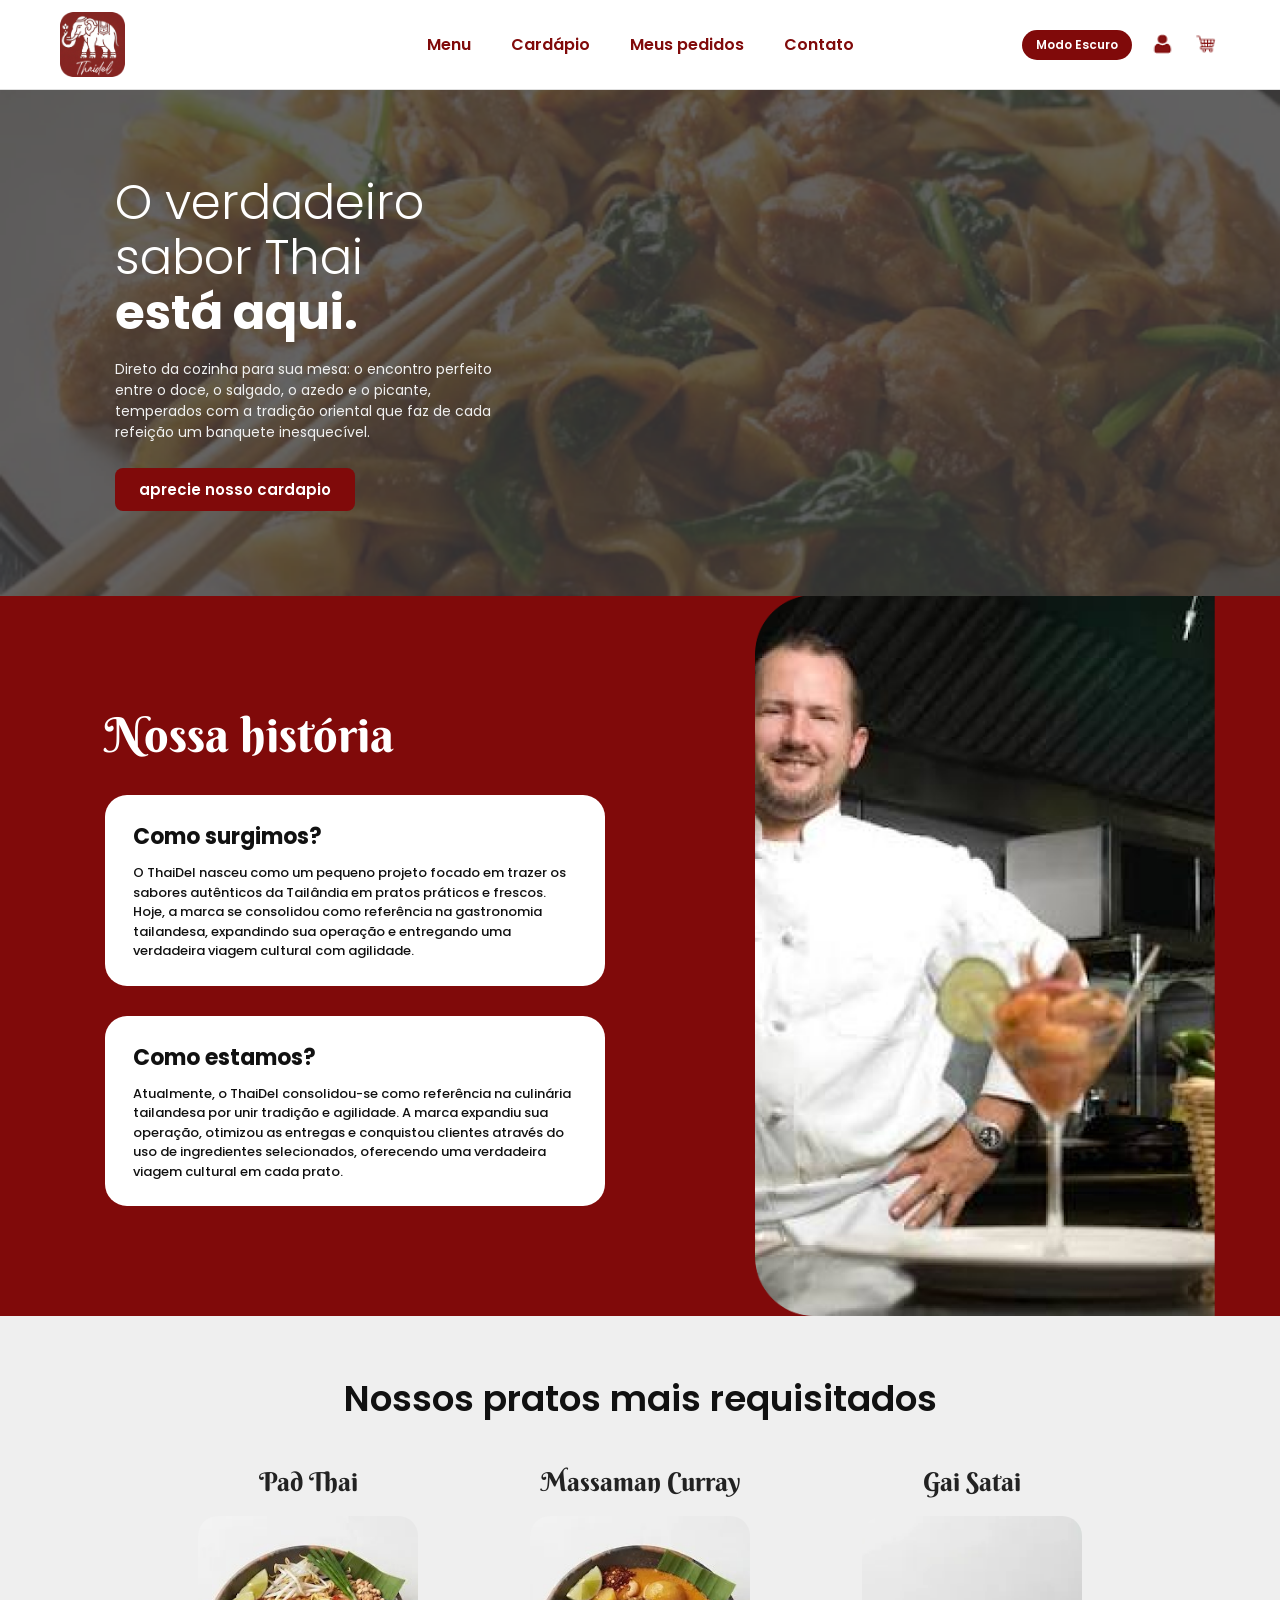
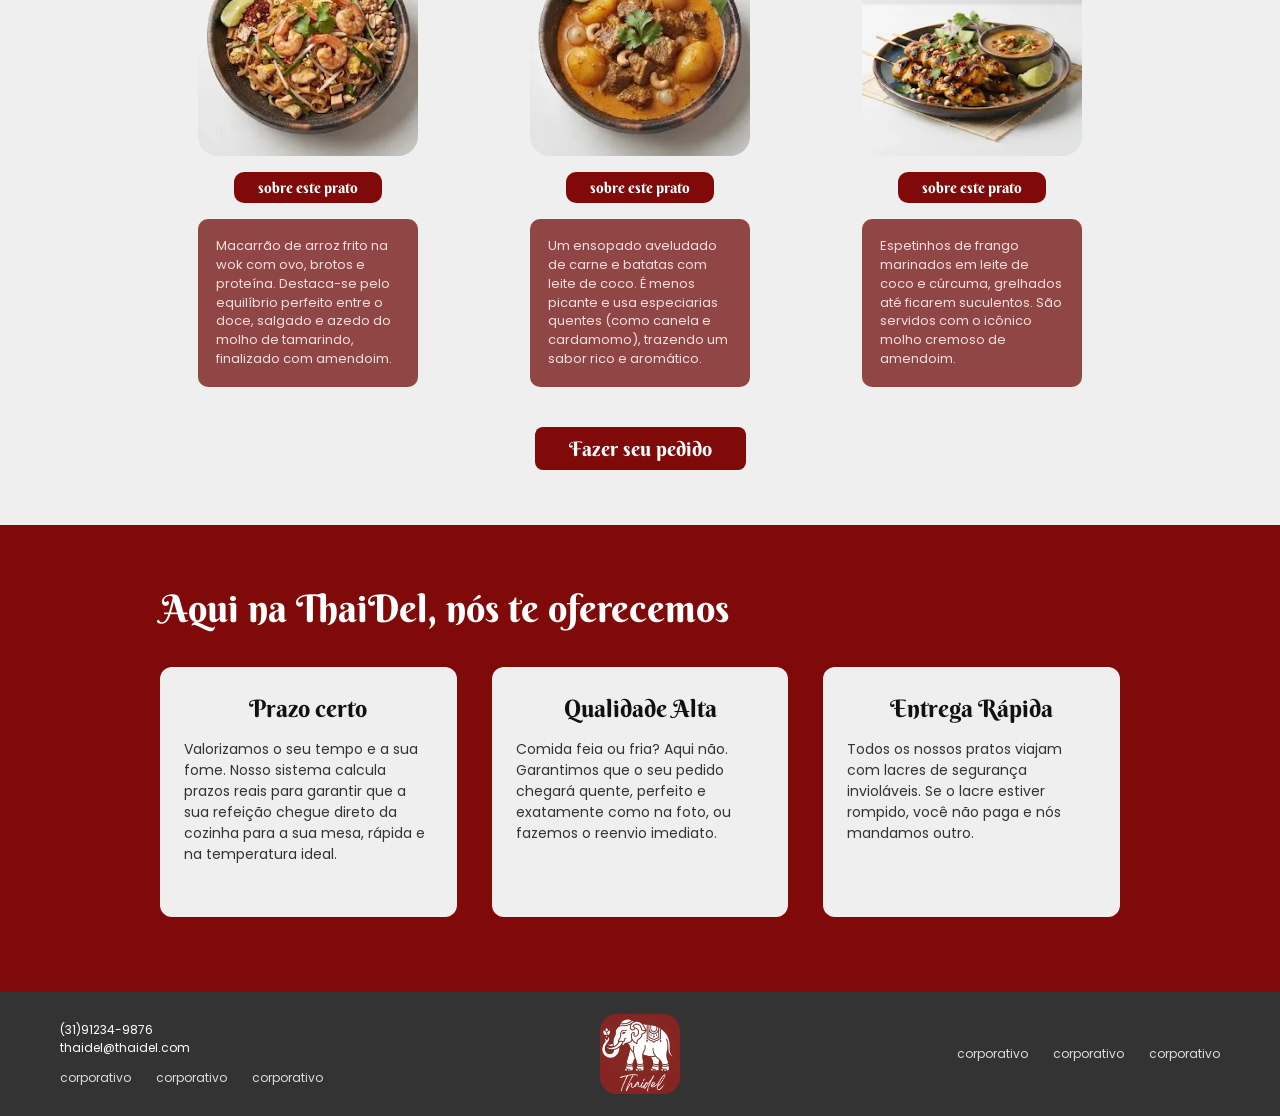
<file: index.html>
<!DOCTYPE html>
<html lang="pt-br">
<head>
    <meta charset="UTF-8">
    <meta name="viewport" content="width=device-width, initial-scale=1.0">
    <title>ThaiDel - Início</title>
    <link rel="stylesheet" href="style.css">
</head>
<body>

    <header class="topo">
        <div class="topo-esquerda">
            <a href="index.html">
                <img src="img/logo.png" alt="Logo ThaiDel" class="logo-topo">
            </a>
        </div>
        <nav class="menu">
            <a href="index.html">Menu</a>
            <a href="cardapio.html">Cardápio</a>
            <a href="pedidos.html">Meus pedidos</a>
            <a href="contato.html">Contato</a>
        </nav>
        <div class="icones-topo">
            <button id="btn-tema" class="btn-tema" onclick="alternarTema()">Modo Escuro</button>
            <a href="login.html"><img src="img/usuario.png" alt="Usuário"></a>
            <a href="carrinho.html"><img src="img/carrinho.png" alt="Carrinho"></a>
        </div>
    </header>

    <section class="banner-home">
        <div class="banner-conteudo">
            <h1>
                O verdadeiro<br>
                sabor Thai<br>
                <strong>está aqui.</strong>
            </h1>
            <p>
                Direto da cozinha para sua mesa: o encontro perfeito entre o doce, o salgado, o azedo e o picante, temperados com a tradição oriental que faz de cada refeição um banquete inesquecível.
            </p>
            <a href="cardapio.html" class="btn-vermelho">aprecie nosso cardapio</a>
        </div>
    </section>

    <section class="secao-historia">
        <div class="historia-container">
            <div class="historia-texto">
                <h2>Nossa história</h2>

                <div class="card-branco">
                    <h3>Como surgimos?</h3>
                    <p>
                        O ThaiDel nasceu como um pequeno projeto focado em trazer os sabores autênticos da Tailândia em pratos práticos e frescos. Hoje, a marca se consolidou como referência na gastronomia tailandesa, expandindo sua operação e entregando uma verdadeira viagem cultural com agilidade.
                    </p>
                </div>

                <div class="card-branco">
                    <h3>Como estamos?</h3>
                    <p>
                        Atualmente, o ThaiDel consolidou-se como referência na culinária tailandesa por unir tradição e agilidade. A marca expandiu sua operação, otimizou as entregas e conquistou clientes através do uso de ingredientes selecionados, oferecendo uma verdadeira viagem cultural em cada prato.
                    </p>
                </div>
            </div>

            <div class="historia-imagem">
                <img src="img/chef.png" alt="Chef ThaiDel">
            </div>
        </div>
    </section>

    <section class="secao-requisitados">
        <h2>Nossos pratos mais requisitados</h2>

        <div class="lista-requisitados">
            <div class="item-requisitado">
                <h3>Pad Thai</h3>
                <img src="img/prato1.png" alt="Pad Thai">
                <span class="tag-sobre">sobre este prato</span>
                <div class="caixa-descricao-prato">
                    Macarrão de arroz frito na wok com ovo, brotos e proteína. Destaca-se pelo equilíbrio perfeito entre o doce, salgado e azedo do molho de tamarindo, finalizado com amendoim.
                </div>
            </div>

            <div class="item-requisitado">
                <h3>Massaman Curray</h3>
                <img src="img/prato2.png" alt="Massaman Curray">
                <span class="tag-sobre">sobre este prato</span>
                <div class="caixa-descricao-prato">
                    Um ensopado aveludado de carne e batatas com leite de coco. É menos picante e usa especiarias quentes (como canela e cardamomo), trazendo um sabor rico e aromático.
                </div>
            </div>

            <div class="item-requisitado">
                <h3>Gai Satai</h3>
                <img src="img/prato3.png" alt="Gai Satai">
                <span class="tag-sobre">sobre este prato</span>
                <div class="caixa-descricao-prato">
                    Espetinhos de frango marinados em leite de coco e cúrcuma, grelhados até ficarem suculentos. São servidos com o icônico molho cremoso de amendoim.
                </div>
            </div>
        </div>

        <a href="cardapio.html" class="botao-pedido-centro">Fazer seu pedido</a>
    </section>

    <section class="secao-oferecemos">
        <div class="oferecemos-container">
            <h2>Aqui na ThaiDel, nós te oferecemos</h2>

            <div class="cards-oferecemos">
                <div class="card-oferta">
                    <h3>Prazo certo</h3>
                    <p>
                        Valorizamos o seu tempo e a sua fome. Nosso sistema calcula prazos reais para garantir que a sua refeição chegue direto da cozinha para a sua mesa, rápida e na temperatura ideal.
                    </p>
                </div>

                <div class="card-oferta">
                    <h3>Qualidade Alta</h3>
                    <p>
                        Comida feia ou fria? Aqui não. Garantimos que o seu pedido chegará quente, perfeito e exatamente como na foto, ou fazemos o reenvio imediato.
                    </p>
                </div>

                <div class="card-oferta">
                    <h3>Entrega Rápida</h3>
                    <p>
                        Todos os nossos pratos viajam com lacres de segurança invioláveis. Se o lacre estiver rompido, você não paga e nós mandamos outro.
                    </p>
                </div>
            </div>
        </div>
    </section>

    <footer id="rodape" class="rodape">
        <div class="rodape-esquerda">
            <p>(31)91234-9876</p>
            <p>thaidel@thaidel.com</p>
            <div class="links-corporativo">
                <span>corporativo</span>
                <span>corporativo</span>
                <span>corporativo</span>
            </div>
        </div>

        <img src="img/logo.png" alt="Logo ThaiDel" class="logo-rodape">

        <div class="rodape-direita">
            <div class="links-corporativo">
                <span>corporativo</span>
                <span>corporativo</span>
                <span>corporativo</span>
            </div>
        </div>
    </footer>

    <script src="script.js"></script>
</body>
</html>
</file>
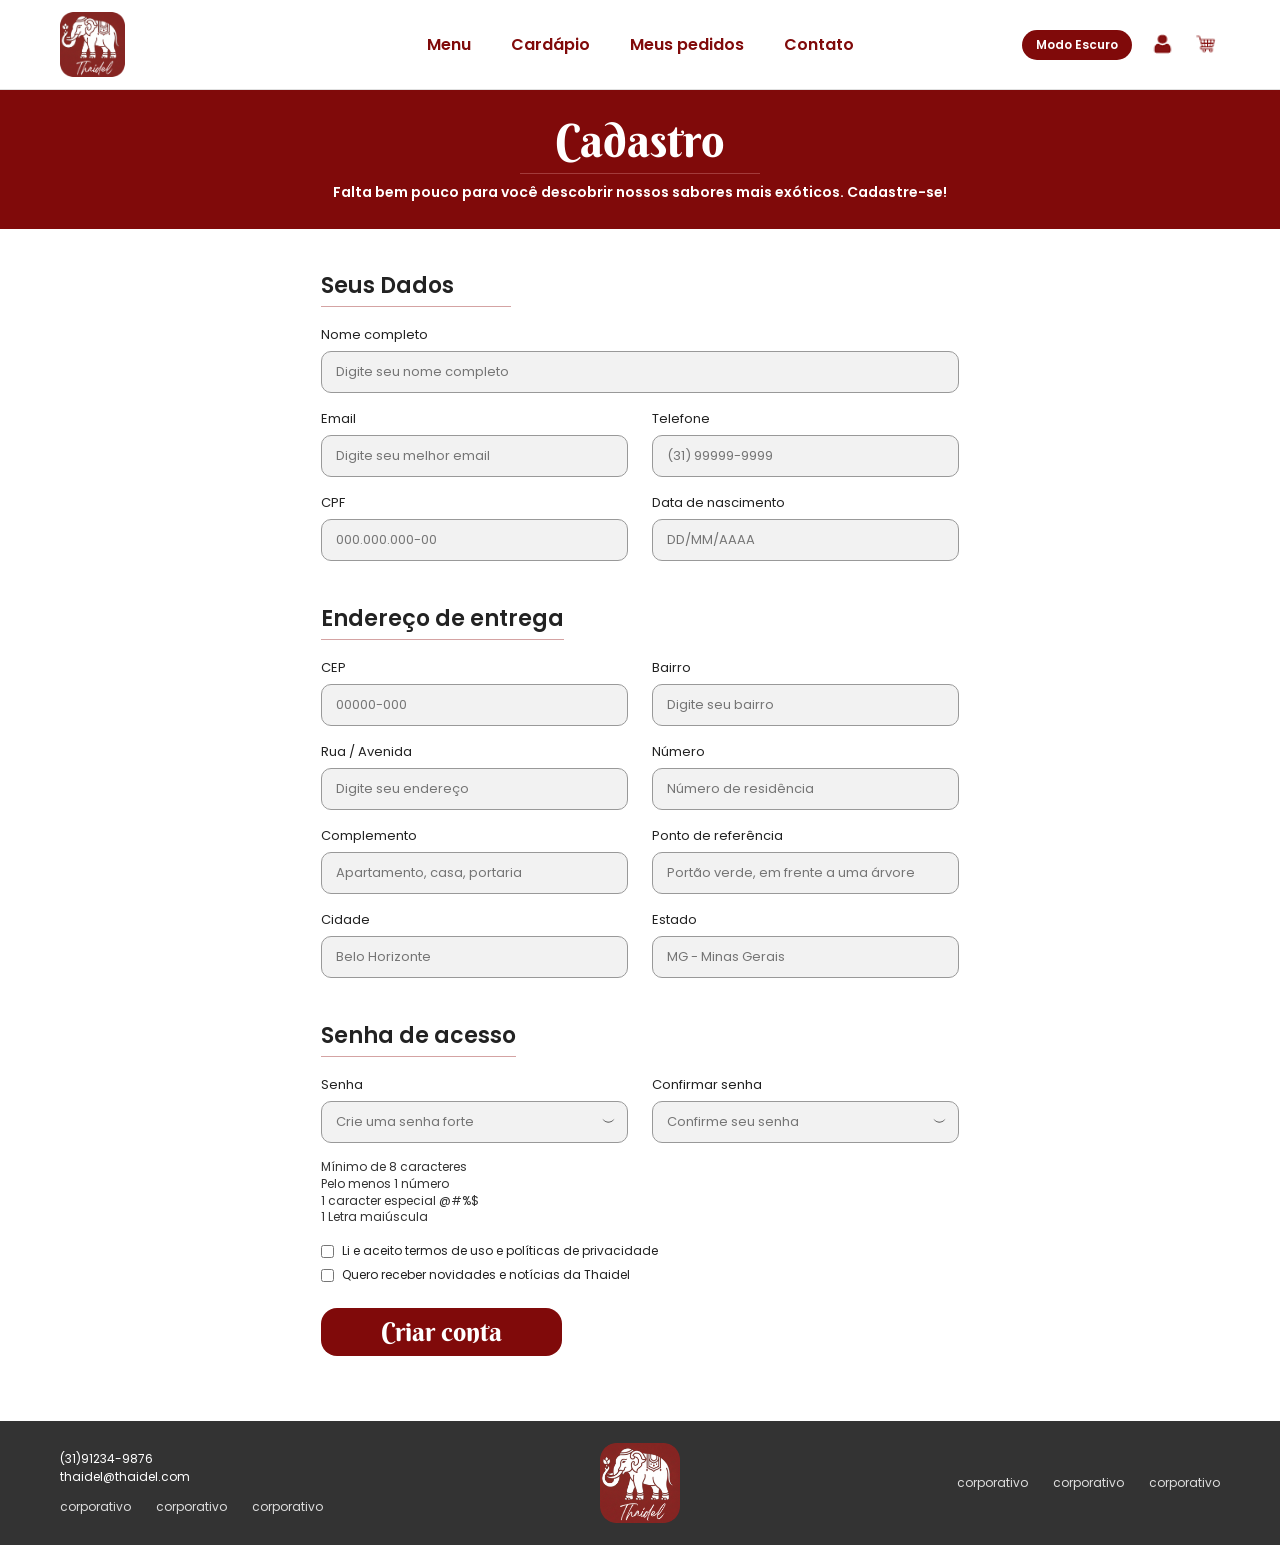
<file: cadastro.html>
<!DOCTYPE html>
<html lang="pt-br">
<head>
    <meta charset="UTF-8">
    <meta name="viewport" content="width=device-width, initial-scale=1.0">
    <title>ThaiDel - Cadastro</title>
    <link rel="stylesheet" href="style.css">
</head>
<body>

    <header class="topo">
        <div class="topo-esquerda">
            <a href="index.html">
                <img src="img/logo.png" alt="Logo ThaiDel" class="logo-topo">
            </a>
        </div>
        <nav class="menu">
            <a href="index.html">Menu</a>
            <a href="cardapio.html">Cardápio</a>
            <a href="pedidos.html">Meus pedidos</a>
            <a href="contato.html">Contato</a>
        </nav>
        <div class="icones-topo">
            <button id="btn-tema" class="btn-tema" onclick="alternarTema()">Modo Escuro</button>
            <a href="login.html"><img src="img/usuario.png" alt="Usuário"></a>
            <a href="carrinho.html"><img src="img/carrinho.png" alt="Carrinho"></a>
        </div>
    </header>

    <div class="faixa-titulo">
        <h1>Cadastro</h1>
        <p>Falta bem pouco para você descobrir nossos sabores mais exóticos. Cadastre-se!</p>
    </div>

    <main class="container-pagina">
        <form onsubmit="salvarCadastro(event)">
            <h2 class="titulo-secao-form">Seus Dados</h2>

            <div class="linha-form">
                <div class="campo-form">
                    <label for="nome">Nome completo</label>
                    <input type="text" id="nome" placeholder="Digite seu nome completo" maxlength="60">
                </div>
            </div>

            <div class="linha-form">
                <div class="campo-form">
                    <label for="email">Email</label>
                    <input type="text" id="email" placeholder="Digite seu melhor email" maxlength="60">
                </div>
                <div class="campo-form">
                    <label for="telefone">Telefone</label>
                    <input type="text" id="telefone" placeholder="(31) 99999-9999" maxlength="15" oninput="mascaraTelefone(this)">
                </div>
            </div>

            <div class="linha-form">
                <div class="campo-form">
                    <label for="cpf">CPF</label>
                    <input type="text" id="cpf" placeholder="000.000.000-00" maxlength="14" oninput="mascaraCPF(this)">
                </div>
                <div class="campo-form">
                    <label for="nascimento">Data de nascimento</label>
                    <input type="text" id="nascimento" placeholder="DD/MM/AAAA" maxlength="10" oninput="mascaraData(this)">
                </div>
            </div>

            <br>
            <h2 class="titulo-secao-form">Endereço de entrega</h2>

            <div class="linha-form">
                <div class="campo-form">
                    <label for="cep">CEP</label>
                    <input type="text" id="cep" placeholder="00000-000" maxlength="9" oninput="mascaraCEP(this)">
                </div>
                <div class="campo-form">
                    <label for="bairro">Bairro</label>
                    <input type="text" id="bairro" placeholder="Digite seu bairro" maxlength="50">
                </div>
            </div>

            <div class="linha-form">
                <div class="campo-form">
                    <label for="rua">Rua / Avenida</label>
                    <input type="text" id="rua" placeholder="Digite seu endereço" maxlength="60">
                </div>
                <div class="campo-form">
                    <label for="numero">Número</label>
                    <input type="text" id="numero" placeholder="Número de residência" maxlength="6" oninput="apenasNumeros(this)">
                </div>
            </div>

            <div class="linha-form">
                <div class="campo-form">
                    <label for="complemento">Complemento</label>
                    <input type="text" id="complemento" placeholder="Apartamento, casa, portaria" maxlength="40">
                </div>
                <div class="campo-form">
                    <label for="referencia">Ponto de referência</label>
                    <input type="text" id="referencia" placeholder="Portão verde, em frente a uma árvore" maxlength="60">
                </div>
            </div>

            <div class="linha-form">
                <div class="campo-form">
                    <label for="cidade">Cidade</label>
                    <input type="text" id="cidade" placeholder="Belo Horizonte" maxlength="40">
                </div>
                <div class="campo-form">
                    <label for="estado">Estado</label>
                    <input type="text" id="estado" placeholder="MG - Minas Gerais" maxlength="30">
                </div>
            </div>

            <br>
            <h2 class="titulo-secao-form">Senha de acesso</h2>

            <div class="linha-form">
                <div class="campo-form">
                    <label for="senha">Senha</label>
                    <div class="caixa-senha">
                        <input type="password" id="senha" placeholder="Crie uma senha forte" maxlength="20">
                        <button type="button" class="btn-olho" onclick="mostrarSenha('senha')">︶</button>
                    </div>
                </div>
                <div class="campo-form">
                    <label for="confirmar-senha">Confirmar senha</label>
                    <div class="caixa-senha">
                        <input type="password" id="confirmar-senha" placeholder="Confirme seu senha" maxlength="20">
                        <button type="button" class="btn-olho" onclick="mostrarSenha('confirmar-senha')">︶</button>
                    </div>
                </div>
            </div>

            <div class="regras-senha">
                Mínimo de 8 caracteres<br>
                Pelo menos 1 número<br>
                1 caracter especial @#%$<br>
                1 Letra maiúscula
            </div>

            <div class="checks-cadastro">
                <label><input type="checkbox"> Li e aceito termos de uso e políticas de privacidade</label>
                <label><input type="checkbox"> Quero receber novidades e notícias da Thaidel</label>
            </div>

            <button type="submit" class="btn-grande-vermelho">Criar conta</button>
        </form>
    </main>

    <footer id="rodape" class="rodape">
        <div class="rodape-esquerda">
            <p>(31)91234-9876</p>
            <p>thaidel@thaidel.com</p>
            <div class="links-corporativo">
                <span>corporativo</span>
                <span>corporativo</span>
                <span>corporativo</span>
            </div>
        </div>

        <img src="img/logo.png" alt="Logo ThaiDel" class="logo-rodape">

        <div class="rodape-direita">
            <div class="links-corporativo">
                <span>corporativo</span>
                <span>corporativo</span>
                <span>corporativo</span>
            </div>
        </div>
    </footer>

    <script src="script.js"></script>
</body>
</html>
</file>
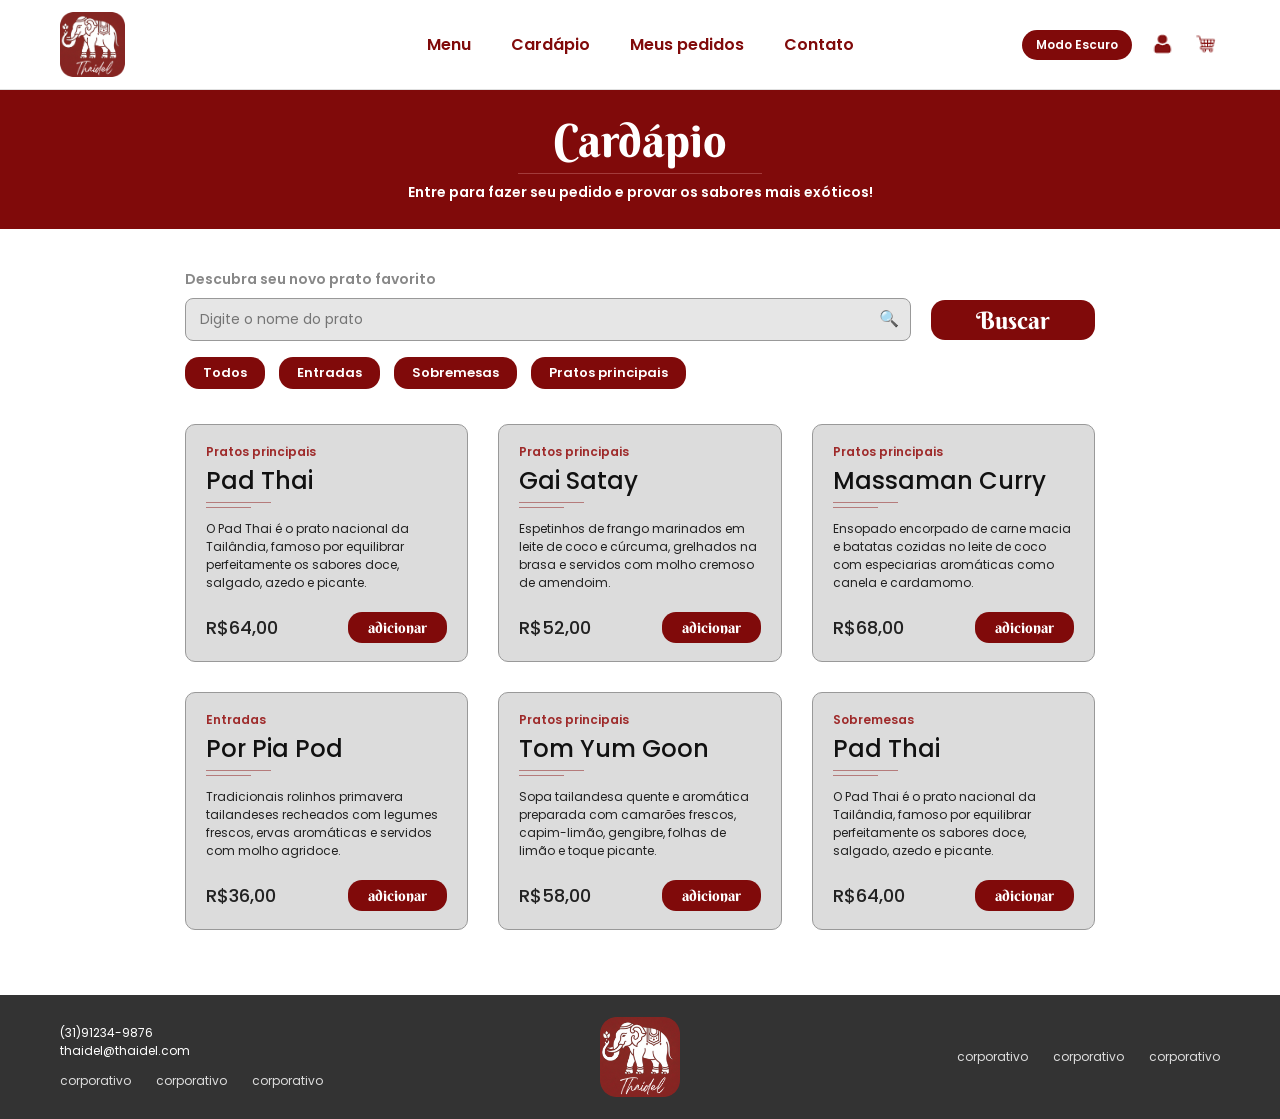
<file: cardapio.html>
<!DOCTYPE html>
<html lang="pt-br">
<head>
    <meta charset="UTF-8">
    <meta name="viewport" content="width=device-width, initial-scale=1.0">
    <title>ThaiDel - Cardápio</title>
    <link rel="stylesheet" href="style.css">
</head>
<body>

    <header class="topo">
        <div class="topo-esquerda">
            <a href="index.html">
                <img src="img/logo.png" alt="Logo ThaiDel" class="logo-topo">
            </a>
        </div>
        <nav class="menu">
            <a href="index.html">Menu</a>
            <a href="cardapio.html">Cardápio</a>
            <a href="pedidos.html">Meus pedidos</a>
            <a href="contato.html">Contato</a>
        </nav>
        <div class="icones-topo">
            <button id="btn-tema" class="btn-tema" onclick="alternarTema()">Modo Escuro</button>
            <a href="login.html"><img src="img/usuario.png" alt="Usuário"></a>
            <a href="carrinho.html"><img src="img/carrinho.png" alt="Carrinho"></a>
        </div>
    </header>

    <div class="faixa-titulo">
        <h1>Cardápio</h1>
        <p>Entre para fazer seu pedido e provar os sabores mais exóticos!</p>
    </div>

    <main class="container-pagina">
        <div class="barra-busca-area">
            <label for="input-busca-prato">Descubra seu novo prato favorito</label>
            <div class="linha-busca">
                <div class="caixa-input-busca">
                    <input type="text" id="input-busca-prato" placeholder="Digite o nome do prato" maxlength="40">
                    <span class="icone-lupa">&#128269;</span>
                </div>
                <button type="button" class="btn-buscar" onclick="buscarCardapio()">Buscar</button>
            </div>

            <div class="filtros">
                <button type="button" class="btn-filtro" onclick="filtrarCardapio('Todos')">Todos</button>
                <button type="button" class="btn-filtro" onclick="filtrarCardapio('Entradas')">Entradas</button>
                <button type="button" class="btn-filtro" onclick="filtrarCardapio('Sobremesas')">Sobremesas</button>
                <button type="button" class="btn-filtro" onclick="filtrarCardapio('Pratos principais')">Pratos principais</button>
            </div>
        </div>

        <div class="grade-cardapio">
            <div class="card-prato" data-categoria="Pratos principais">
                <span class="categoria-prato">Pratos principais</span>
                <h3>Pad Thai</h3>
                <div class="linhas-decorativas">
                    <div class="linha-curta-1"></div>
                    <div class="linha-curta-2"></div>
                </div>
                <p>
                    O Pad Thai é o prato nacional da Tailândia, famoso por equilibrar perfeitamente os sabores doce, salgado, azedo e picante.
                </p>
                <div class="rodape-card-prato">
                    <span class="preco-prato">R$64,00</span>
                    <button type="button" class="btn-adicionar" onclick="adicionarAoCarrinho('Pad Thai', 64)">adicionar</button>
                </div>
            </div>

            <div class="card-prato" data-categoria="Pratos principais">
                <span class="categoria-prato">Pratos principais</span>
                <h3>Gai Satay</h3>
                <div class="linhas-decorativas">
                    <div class="linha-curta-1"></div>
                    <div class="linha-curta-2"></div>
                </div>
                <p>
                    Espetinhos de frango marinados em leite de coco e cúrcuma, grelhados na brasa e servidos com molho cremoso de amendoim.
                </p>
                <div class="rodape-card-prato">
                    <span class="preco-prato">R$52,00</span>
                    <button type="button" class="btn-adicionar" onclick="adicionarAoCarrinho('Gai Satay', 52)">adicionar</button>
                </div>
            </div>

            <div class="card-prato" data-categoria="Pratos principais">
                <span class="categoria-prato">Pratos principais</span>
                <h3>Massaman Curry</h3>
                <div class="linhas-decorativas">
                    <div class="linha-curta-1"></div>
                    <div class="linha-curta-2"></div>
                </div>
                <p>
                    Ensopado encorpado de carne macia e batatas cozidas no leite de coco com especiarias aromáticas como canela e cardamomo.
                </p>
                <div class="rodape-card-prato">
                    <span class="preco-prato">R$68,00</span>
                    <button type="button" class="btn-adicionar" onclick="adicionarAoCarrinho('Massaman Curry', 68)">adicionar</button>
                </div>
            </div>

            <div class="card-prato" data-categoria="Entradas">
                <span class="categoria-prato">Entradas</span>
                <h3>Por Pia Pod</h3>
                <div class="linhas-decorativas">
                    <div class="linha-curta-1"></div>
                    <div class="linha-curta-2"></div>
                </div>
                <p>
                    Tradicionais rolinhos primavera tailandeses recheados com legumes frescos, ervas aromáticas e servidos com molho agridoce.
                </p>
                <div class="rodape-card-prato">
                    <span class="preco-prato">R$36,00</span>
                    <button type="button" class="btn-adicionar" onclick="adicionarAoCarrinho('Por Pia Pod', 36)">adicionar</button>
                </div>
            </div>

            <div class="card-prato" data-categoria="Pratos principais">
                <span class="categoria-prato">Pratos principais</span>
                <h3>Tom Yum Goon</h3>
                <div class="linhas-decorativas">
                    <div class="linha-curta-1"></div>
                    <div class="linha-curta-2"></div>
                </div>
                <p>
                    Sopa tailandesa quente e aromática preparada com camarões frescos, capim-limão, gengibre, folhas de limão e toque picante.
                </p>
                <div class="rodape-card-prato">
                    <span class="preco-prato">R$58,00</span>
                    <button type="button" class="btn-adicionar" onclick="adicionarAoCarrinho('Tom Yum Goon', 58)">adicionar</button>
                </div>
            </div>

            <div class="card-prato" data-categoria="Sobremesas">
                <span class="categoria-prato">Sobremesas</span>
                <h3>Pad Thai</h3>
                <div class="linhas-decorativas">
                    <div class="linha-curta-1"></div>
                    <div class="linha-curta-2"></div>
                </div>
                <p>
                    O Pad Thai é o prato nacional da Tailândia, famoso por equilibrar perfeitamente os sabores doce, salgado, azedo e picante.
                </p>
                <div class="rodape-card-prato">
                    <span class="preco-prato">R$64,00</span>
                    <button type="button" class="btn-adicionar" onclick="adicionarAoCarrinho('Pad Thai', 64)">adicionar</button>
                </div>
            </div>
        </div>
    </main>

    <footer id="rodape" class="rodape">
        <div class="rodape-esquerda">
            <p>(31)91234-9876</p>
            <p>thaidel@thaidel.com</p>
            <div class="links-corporativo">
                <span>corporativo</span>
                <span>corporativo</span>
                <span>corporativo</span>
            </div>
        </div>

        <img src="img/logo.png" alt="Logo ThaiDel" class="logo-rodape">

        <div class="rodape-direita">
            <div class="links-corporativo">
                <span>corporativo</span>
                <span>corporativo</span>
                <span>corporativo</span>
            </div>
        </div>
    </footer>

    <script src="script.js"></script>
</body>
</html>
</file>
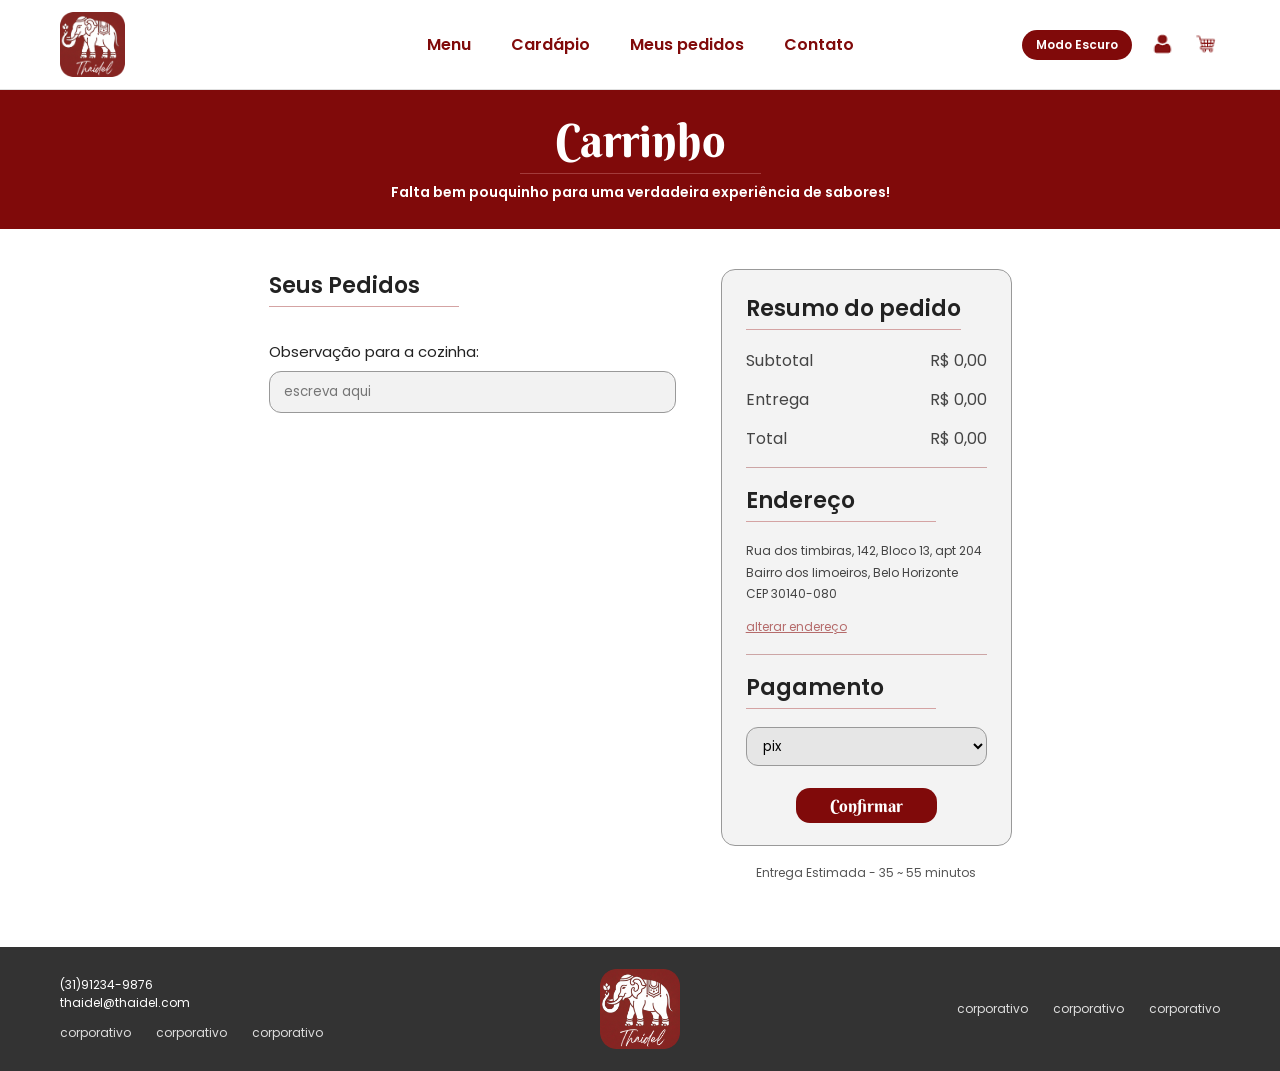
<file: carrinho.html>
<!DOCTYPE html>
<html lang="pt-br">
<head>
    <meta charset="UTF-8">
    <meta name="viewport" content="width=device-width, initial-scale=1.0">
    <title>ThaiDel - Carrinho</title>
    <link rel="stylesheet" href="style.css">
</head>
<body>

    <header class="topo">
        <div class="topo-esquerda">
            <a href="index.html">
                <img src="img/logo.png" alt="Logo ThaiDel" class="logo-topo">
            </a>
        </div>
        <nav class="menu">
            <a href="index.html">Menu</a>
            <a href="cardapio.html">Cardápio</a>
            <a href="pedidos.html">Meus pedidos</a>
            <a href="contato.html">Contato</a>
        </nav>
        <div class="icones-topo">
            <button id="btn-tema" class="btn-tema" onclick="alternarTema()">Modo Escuro</button>
            <a href="login.html"><img src="img/usuario.png" alt="Usuário"></a>
            <a href="carrinho.html"><img src="img/carrinho.png" alt="Carrinho"></a>
        </div>
    </header>

    <div class="faixa-titulo">
        <h1>Carrinho</h1>
        <p>Falta bem pouquinho para uma verdadeira experiência de sabores!</p>
    </div>

    <main class="container-pagina">
        <div class="layout-carrinho">
            <div class="coluna-pedidos-carrinho">
                <h2 class="titulo-secao-form">Seus Pedidos</h2>

                <div id="lista-itens-carrinho"></div>

                <div class="area-observacao">
                    <label for="obs-cozinha">Observação para a cozinha:</label>
                    <input type="text" id="obs-cozinha" placeholder="escreva aqui" maxlength="100">
                </div>
            </div>

            <div class="coluna-resumo-carrinho">
                <div class="caixa-resumo">
                    <h2 class="titulo-secao-form">Resumo do pedido</h2>

                    <div class="linha-resumo">
                        <span>Subtotal</span>
                        <span id="valor-subtotal">R$ 0,00</span>
                    </div>
                    <div class="linha-resumo">
                        <span>Entrega</span>
                        <span id="valor-entrega">R$ 0,00</span>
                    </div>
                    <div class="linha-resumo">
                        <span>Total</span>
                        <span id="valor-total">R$ 0,00</span>
                    </div>

                    <div class="divisor-resumo"></div>

                    <h3 class="titulo-secao-form">Endereço</h3>
                    <div id="endereco-carrinho" class="texto-endereco-resumo">
                        Rua dos timbiras, 142, Bloco 13, apt 204<br>
                        Bairro dos limoeiros, Belo Horizonte<br>
                        CEP 30140-080
                    </div>
                    <a href="perfil.html" class="link-alterar-endereco">alterar endereço</a>

                    <div class="divisor-resumo"></div>

                    <h3 class="titulo-secao-form">Pagamento</h3>
                    <select id="forma-pagamento" class="select-pagamento">
                        <option value="pix">pix</option>
                        <option value="cartao de credito">cartão de crédito</option>
                        <option value="cartao de debito">cartão de débito</option>
                        <option value="dinheiro">dinheiro</option>
                    </select>

                    <div class="centro-btn">
                        <button type="button" class="btn-confirmar" onclick="confirmarPedido()">Confirmar</button>
                    </div>
                </div>

                <p class="tempo-entrega-nota">Entrega Estimada - 35 ~ 55 minutos</p>
            </div>
        </div>
    </main>

    <footer id="rodape" class="rodape">
        <div class="rodape-esquerda">
            <p>(31)91234-9876</p>
            <p>thaidel@thaidel.com</p>
            <div class="links-corporativo">
                <span>corporativo</span>
                <span>corporativo</span>
                <span>corporativo</span>
            </div>
        </div>

        <img src="img/logo.png" alt="Logo ThaiDel" class="logo-rodape">

        <div class="rodape-direita">
            <div class="links-corporativo">
                <span>corporativo</span>
                <span>corporativo</span>
                <span>corporativo</span>
            </div>
        </div>
    </footer>

    <script src="script.js"></script>
</body>
</html>
</file>
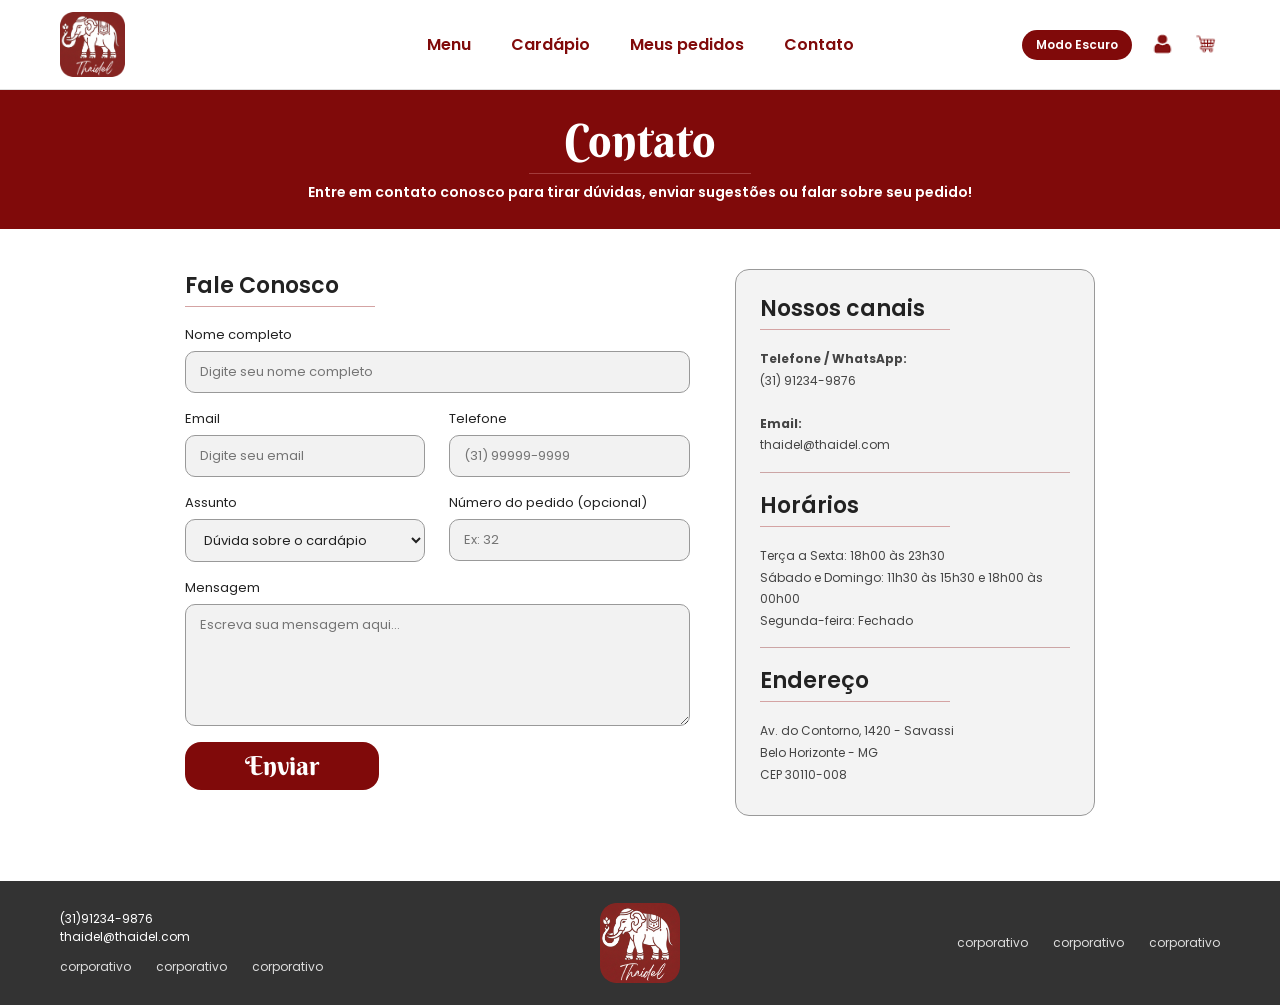
<file: contato.html>
<!DOCTYPE html>
<html lang="pt-br">
<head>
    <meta charset="UTF-8">
    <meta name="viewport" content="width=device-width, initial-scale=1.0">
    <title>ThaiDel - Contato</title>
    <link rel="stylesheet" href="style.css">
</head>
<body>

    <header class="topo">
        <div class="topo-esquerda">
            <a href="index.html">
                <img src="img/logo.png" alt="Logo ThaiDel" class="logo-topo">
            </a>
        </div>
        <nav class="menu">
            <a href="index.html">Menu</a>
            <a href="cardapio.html">Cardápio</a>
            <a href="pedidos.html">Meus pedidos</a>
            <a href="contato.html">Contato</a>
        </nav>
        <div class="icones-topo">
            <button id="btn-tema" class="btn-tema" onclick="alternarTema()">Modo Escuro</button>
            <a href="login.html"><img src="img/usuario.png" alt="Usuário"></a>
            <a href="carrinho.html"><img src="img/carrinho.png" alt="Carrinho"></a>
        </div>
    </header>

    <div class="faixa-titulo">
        <h1>Contato</h1>
        <p>Entre em contato conosco para tirar dúvidas, enviar sugestões ou falar sobre seu pedido!</p>
    </div>

    <main class="container-pagina">
        <div class="layout-carrinho">
            <div class="coluna-pedidos-carrinho">
                <form onsubmit="enviarContato(event)">
                    <h2 class="titulo-secao-form">Fale Conosco</h2>

                    <div class="linha-form">
                        <div class="campo-form">
                            <label for="contato-nome">Nome completo</label>
                            <input type="text" id="contato-nome" placeholder="Digite seu nome completo" maxlength="60">
                        </div>
                    </div>

                    <div class="linha-form">
                        <div class="campo-form">
                            <label for="contato-email">Email</label>
                            <input type="text" id="contato-email" placeholder="Digite seu email" maxlength="60">
                        </div>
                        <div class="campo-form">
                            <label for="contato-telefone">Telefone</label>
                            <input type="text" id="contato-telefone" placeholder="(31) 99999-9999" maxlength="15" oninput="mascaraTelefone(this)">
                        </div>
                    </div>

                    <div class="linha-form">
                        <div class="campo-form">
                            <label for="contato-assunto">Assunto</label>
                            <select id="contato-assunto">
                                <option value="duvida">Dúvida sobre o cardápio</option>
                                <option value="pedido">Problema com meu pedido</option>
                                <option value="elogio">Elogio ou sugestão</option>
                                <option value="outro">Outros assuntos</option>
                            </select>
                        </div>
                        <div class="campo-form">
                            <label for="contato-pedido">Número do pedido (opcional)</label>
                            <input type="text" id="contato-pedido" placeholder="Ex: 32" maxlength="6" oninput="apenasNumeros(this)">
                        </div>
                    </div>

                    <div class="linha-form">
                        <div class="campo-form">
                            <label for="contato-mensagem">Mensagem</label>
                            <textarea id="contato-mensagem" rows="5" placeholder="Escreva sua mensagem aqui..." maxlength="300"></textarea>
                        </div>
                    </div>

                    <button type="submit" class="btn-grande-vermelho">Enviar</button>
                </form>
            </div>

            <div class="coluna-resumo-carrinho">
                <div class="caixa-resumo">
                    <h2 class="titulo-secao-form">Nossos canais</h2>

                    <div class="texto-endereco-resumo">
                        <strong>Telefone / WhatsApp:</strong><br>
                        (31) 91234-9876<br><br>
                        <strong>Email:</strong><br>
                        thaidel@thaidel.com
                    </div>

                    <div class="divisor-resumo"></div>

                    <h3 class="titulo-secao-form">Horários</h3>
                    <div class="texto-endereco-resumo">
                        Terça a Sexta: 18h00 às 23h30<br>
                        Sábado e Domingo: 11h30 às 15h30 e 18h00 às 00h00<br>
                        Segunda-feira: Fechado
                    </div>

                    <div class="divisor-resumo"></div>

                    <h3 class="titulo-secao-form">Endereço</h3>
                    <div class="texto-endereco-resumo">
                        Av. do Contorno, 1420 - Savassi<br>
                        Belo Horizonte - MG<br>
                        CEP 30110-008
                    </div>
                </div>
            </div>
        </div>
    </main>

    <footer id="rodape" class="rodape">
        <div class="rodape-esquerda">
            <p>(31)91234-9876</p>
            <p>thaidel@thaidel.com</p>
            <div class="links-corporativo">
                <span>corporativo</span>
                <span>corporativo</span>
                <span>corporativo</span>
            </div>
        </div>

        <img src="img/logo.png" alt="Logo ThaiDel" class="logo-rodape">

        <div class="rodape-direita">
            <div class="links-corporativo">
                <span>corporativo</span>
                <span>corporativo</span>
                <span>corporativo</span>
            </div>
        </div>
    </footer>

    <script src="script.js"></script>
</body>
</html>
</file>
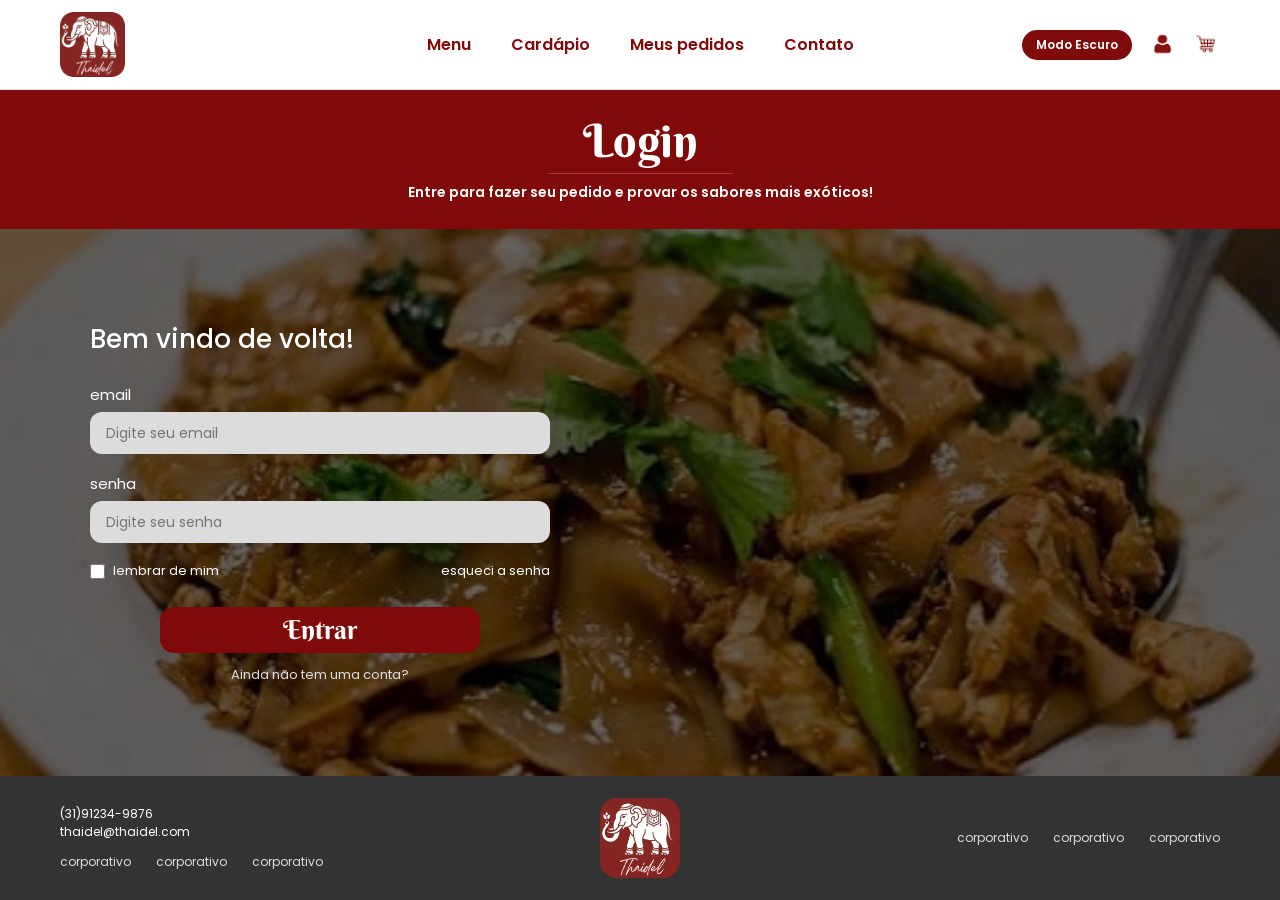
<file: login.html>
<!DOCTYPE html>
<html lang="pt-br">
<head>
    <meta charset="UTF-8">
    <meta name="viewport" content="width=device-width, initial-scale=1.0">
    <title>ThaiDel - Login</title>
    <link rel="stylesheet" href="style.css">
</head>
<body>

    <header class="topo">
        <div class="topo-esquerda">
            <a href="index.html">
                <img src="img/logo.png" alt="Logo ThaiDel" class="logo-topo">
            </a>
        </div>
        <nav class="menu">
            <a href="index.html">Menu</a>
            <a href="cardapio.html">Cardápio</a>
            <a href="pedidos.html">Meus pedidos</a>
            <a href="contato.html">Contato</a>
        </nav>
        <div class="icones-topo">
            <button id="btn-tema" class="btn-tema" onclick="alternarTema()">Modo Escuro</button>
            <a href="login.html"><img src="img/usuario.png" alt="Usuário"></a>
            <a href="carrinho.html"><img src="img/carrinho.png" alt="Carrinho"></a>
        </div>
    </header>

    <div class="faixa-titulo">
        <h1>Login</h1>
        <p>Entre para fazer seu pedido e provar os sabores mais exóticos!</p>
    </div>

    <section class="area-login">
        <div class="login-container">
            <form class="caixa-login" onsubmit="fazerLogin(event)">
                <h2>Bem vindo de volta!</h2>

                <div class="grupo-login">
                    <label for="login-email">email</label>
                    <input type="text" id="login-email" placeholder="Digite seu email" maxlength="60">
                </div>

                <div class="grupo-login">
                    <label for="login-senha">senha</label>
                    <input type="password" id="login-senha" placeholder="Digite seu senha" maxlength="20">
                </div>

                <div class="opcoes-login">
                    <label class="lembrar-label"><input type="checkbox"> lembrar de mim</label>
                    <a href="cadastro.html">esqueci a senha</a>
                </div>

                <button type="submit" class="btn-entrar">Entrar</button>
                <a href="cadastro.html" class="link-criar-conta">Ainda não tem uma conta?</a>
            </form>
        </div>
    </section>

    <footer id="rodape" class="rodape">
        <div class="rodape-esquerda">
            <p>(31)91234-9876</p>
            <p>thaidel@thaidel.com</p>
            <div class="links-corporativo">
                <span>corporativo</span>
                <span>corporativo</span>
                <span>corporativo</span>
            </div>
        </div>

        <img src="img/logo.png" alt="Logo ThaiDel" class="logo-rodape">

        <div class="rodape-direita">
            <div class="links-corporativo">
                <span>corporativo</span>
                <span>corporativo</span>
                <span>corporativo</span>
            </div>
        </div>
    </footer>

    <script src="script.js"></script>
</body>
</html>
</file>
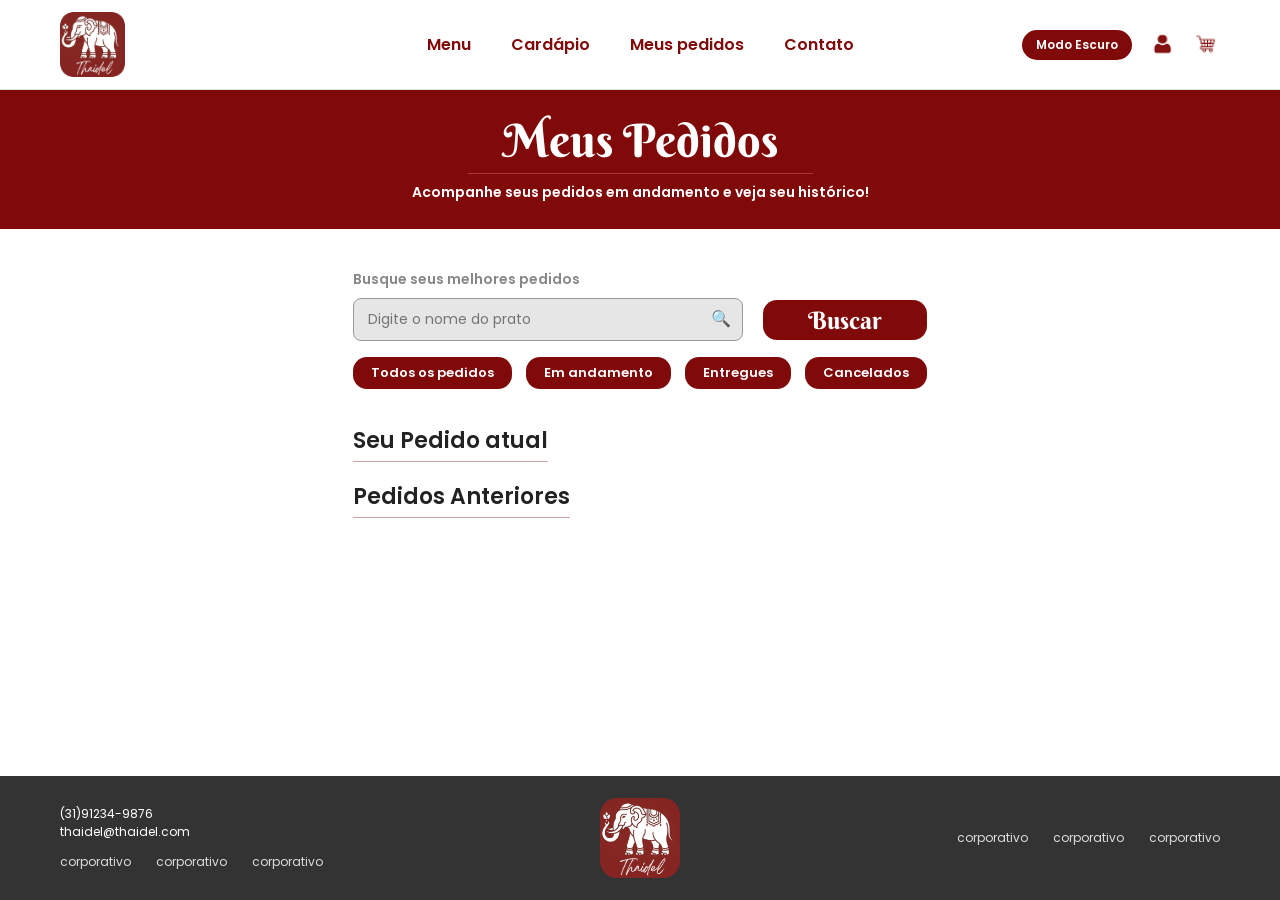
<file: pedidos.html>
<!DOCTYPE html>
<html lang="pt-br">
<head>
    <meta charset="UTF-8">
    <meta name="viewport" content="width=device-width, initial-scale=1.0">
    <title>ThaiDel - Meus Pedidos</title>
    <link rel="stylesheet" href="style.css">
</head>
<body>

    <header class="topo">
        <div class="topo-esquerda">
            <a href="index.html">
                <img src="img/logo.png" alt="Logo ThaiDel" class="logo-topo">
            </a>
        </div>
        <nav class="menu">
            <a href="index.html">Menu</a>
            <a href="cardapio.html">Cardápio</a>
            <a href="pedidos.html">Meus pedidos</a>
            <a href="contato.html">Contato</a>
        </nav>
        <div class="icones-topo">
            <button id="btn-tema" class="btn-tema" onclick="alternarTema()">Modo Escuro</button>
            <a href="login.html"><img src="img/usuario.png" alt="Usuário"></a>
            <a href="carrinho.html"><img src="img/carrinho.png" alt="Carrinho"></a>
        </div>
    </header>

    <div class="faixa-titulo">
        <h1>Meus Pedidos</h1>
        <p>Acompanhe seus pedidos em andamento e veja seu histórico!</p>
    </div>

    <main class="container-pagina">
        <div class="barra-busca-area">
            <label for="busca-pedidos">Busque seus melhores pedidos</label>
            <div class="linha-busca">
                <div class="caixa-input-busca">
                    <input type="text" id="busca-pedidos" placeholder="Digite o nome do prato" maxlength="40">
                    <span class="icone-lupa">&#128269;</span>
                </div>
                <button type="button" class="btn-buscar" onclick="buscarPedidos()">Buscar</button>
            </div>

            <div class="filtros">
                <button type="button" class="btn-filtro" onclick="filtrarPedidos('Todos')">Todos os pedidos</button>
                <button type="button" class="btn-filtro" onclick="filtrarPedidos('Em andamento')">Em andamento</button>
                <button type="button" class="btn-filtro" onclick="filtrarPedidos('Entregues')">Entregues</button>
                <button type="button" class="btn-filtro" onclick="filtrarPedidos('Cancelados')">Cancelados</button>
            </div>
        </div>

        <h2 class="titulo-secao-form">Seu Pedido atual</h2>
        <div id="pedido-atual-area"></div>

        <h2 class="titulo-secao-form">Pedidos Anteriores</h2>
        <div id="pedidos-anteriores-area"></div>
    </main>

    <footer id="rodape" class="rodape">
        <div class="rodape-esquerda">
            <p>(31)91234-9876</p>
            <p>thaidel@thaidel.com</p>
            <div class="links-corporativo">
                <span>corporativo</span>
                <span>corporativo</span>
                <span>corporativo</span>
            </div>
        </div>

        <img src="img/logo.png" alt="Logo ThaiDel" class="logo-rodape">

        <div class="rodape-direita">
            <div class="links-corporativo">
                <span>corporativo</span>
                <span>corporativo</span>
                <span>corporativo</span>
            </div>
        </div>
    </footer>

    <script src="script.js"></script>
</body>
</html>
</file>
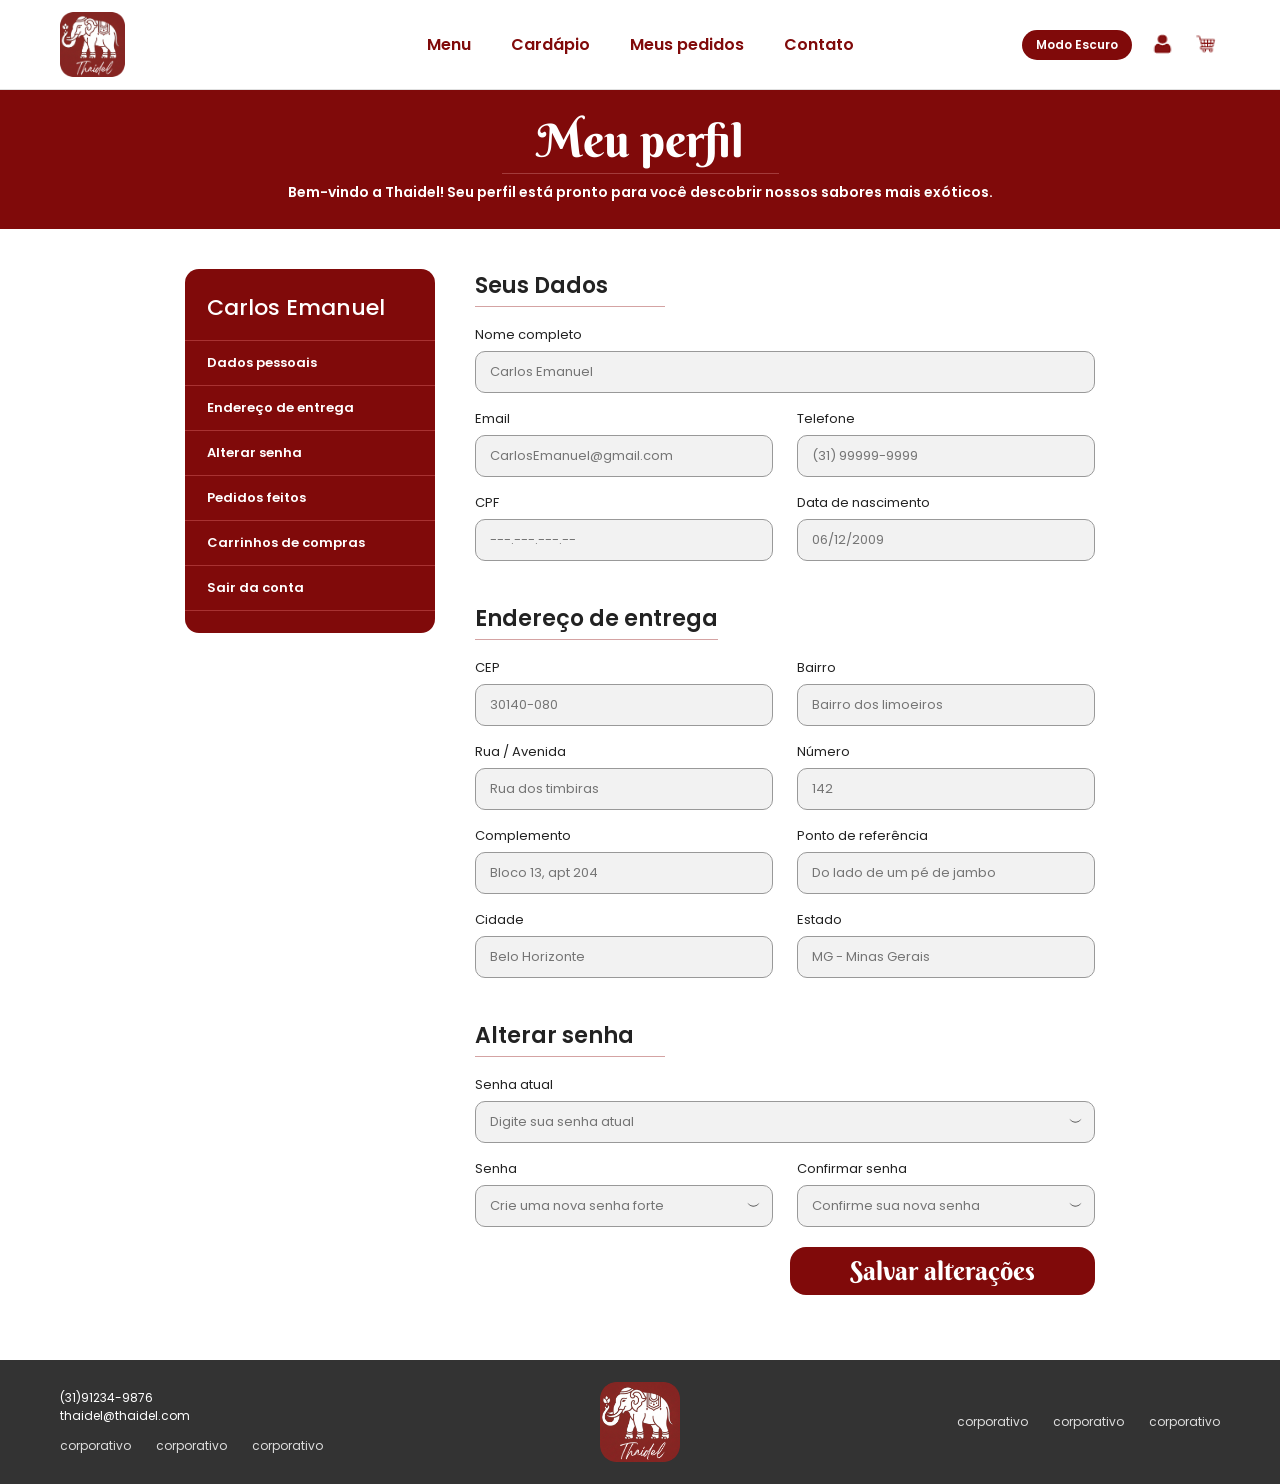
<file: perfil.html>
<!DOCTYPE html>
<html lang="pt-br">
<head>
    <meta charset="UTF-8">
    <meta name="viewport" content="width=device-width, initial-scale=1.0">
    <title>ThaiDel - Meu Perfil</title>
    <link rel="stylesheet" href="style.css">
</head>
<body>

    <header class="topo">
        <div class="topo-esquerda">
            <a href="index.html">
                <img src="img/logo.png" alt="Logo ThaiDel" class="logo-topo">
            </a>
        </div>
        <nav class="menu">
            <a href="index.html">Menu</a>
            <a href="cardapio.html">Cardápio</a>
            <a href="pedidos.html">Meus pedidos</a>
            <a href="contato.html">Contato</a>
        </nav>
        <div class="icones-topo">
            <button id="btn-tema" class="btn-tema" onclick="alternarTema()">Modo Escuro</button>
            <a href="perfil.html"><img src="img/usuario.png" alt="Usuário"></a>
            <a href="carrinho.html"><img src="img/carrinho.png" alt="Carrinho"></a>
        </div>
    </header>

    <div class="faixa-titulo">
        <h1>Meu perfil</h1>
        <p>Bem-vindo a Thaidel! Seu perfil está pronto para você descobrir nossos sabores mais exóticos.</p>
    </div>

    <main class="container-pagina">
        <div class="layout-perfil">
            <aside class="menu-lateral-perfil">
                <h3 id="nome-lateral">Carlos Emanuel</h3>
                <a href="#seus-dados">Dados pessoais</a>
                <a href="#endereco">Endereço de entrega</a>
                <a href="#alterar-senha">Alterar senha</a>
                <a href="pedidos.html">Pedidos feitos</a>
                <a href="carrinho.html">Carrinhos de compras</a>
                <a href="login.html">Sair da conta</a>
            </aside>

            <div class="conteudo-perfil">
                <form onsubmit="salvarPerfil(event)">
                    <h2 id="seus-dados" class="titulo-secao-form">Seus Dados</h2>

                    <div class="linha-form">
                        <div class="campo-form">
                            <label for="nome">Nome completo</label>
                            <input type="text" id="nome" placeholder="Carlos Emanuel" maxlength="60">
                        </div>
                    </div>

                    <div class="linha-form">
                        <div class="campo-form">
                            <label for="email">Email</label>
                            <input type="email" id="email" placeholder="CarlosEmanuel@gmail.com" maxlength="60">
                        </div>
                        <div class="campo-form">
                            <label for="telefone">Telefone</label>
                            <input type="text" id="telefone" placeholder="(31) 99999-9999" maxlength="15" oninput="mascaraTelefone(this)">
                        </div>
                    </div>

                    <div class="linha-form">
                        <div class="campo-form">
                            <label for="cpf">CPF</label>
                            <input type="text" id="cpf" placeholder="---.---.---.--" maxlength="14" oninput="mascaraCPF(this)">
                        </div>
                        <div class="campo-form">
                            <label for="nascimento">Data de nascimento</label>
                            <input type="text" id="nascimento" placeholder="06/12/2009" maxlength="10" oninput="mascaraData(this)">
                        </div>
                    </div>

                    <br>
                    <h2 id="endereco" class="titulo-secao-form">Endereço de entrega</h2>

                    <div class="linha-form">
                        <div class="campo-form">
                            <label for="cep">CEP</label>
                            <input type="text" id="cep" placeholder="30140-080" maxlength="9" oninput="mascaraCEP(this)">
                        </div>
                        <div class="campo-form">
                            <label for="bairro">Bairro</label>
                            <input type="text" id="bairro" placeholder="Bairro dos limoeiros" maxlength="50">
                        </div>
                    </div>

                    <div class="linha-form">
                        <div class="campo-form">
                            <label for="rua">Rua / Avenida</label>
                            <input type="text" id="rua" placeholder="Rua dos timbiras" maxlength="60">
                        </div>
                        <div class="campo-form">
                            <label for="numero">Número</label>
                            <input type="text" id="numero" placeholder="142" maxlength="6" oninput="apenasNumeros(this)">
                        </div>
                    </div>

                    <div class="linha-form">
                        <div class="campo-form">
                            <label for="complemento">Complemento</label>
                            <input type="text" id="complemento" placeholder="Bloco 13, apt 204" maxlength="40">
                        </div>
                        <div class="campo-form">
                            <label for="referencia">Ponto de referência</label>
                            <input type="text" id="referencia" placeholder="Do lado de um pé de jambo" maxlength="60">
                        </div>
                    </div>

                    <div class="linha-form">
                        <div class="campo-form">
                            <label for="cidade">Cidade</label>
                            <input type="text" id="cidade" placeholder="Belo Horizonte" maxlength="40">
                        </div>
                        <div class="campo-form">
                            <label for="estado">Estado</label>
                            <input type="text" id="estado" placeholder="MG - Minas Gerais" maxlength="30">
                        </div>
                    </div>

                    <br>
                    <h2 id="alterar-senha" class="titulo-secao-form">Alterar senha</h2>

                    <div class="linha-form">
                        <div class="campo-form">
                            <label for="senha-atual">Senha atual</label>
                            <div class="caixa-senha">
                                <input type="password" id="senha-atual" placeholder="Digite sua senha atual" maxlength="20">
                                <button type="button" class="btn-olho" onclick="mostrarSenha('senha-atual')">︶</button>
                            </div>
                        </div>
                    </div>

                    <div class="linha-form">
                        <div class="campo-form">
                            <label for="nova-senha">Senha</label>
                            <div class="caixa-senha">
                                <input type="password" id="nova-senha" placeholder="Crie uma nova senha forte" maxlength="20">
                                <button type="button" class="btn-olho" onclick="mostrarSenha('nova-senha')">︶</button>
                            </div>
                        </div>
                        <div class="campo-form">
                            <label for="confirmar-nova-senha">Confirmar senha</label>
                            <div class="caixa-senha">
                                <input type="password" id="confirmar-nova-senha" placeholder="Confirme sua nova senha" maxlength="20">
                                <button type="button" class="btn-olho" onclick="mostrarSenha('confirmar-nova-senha')">︶</button>
                            </div>
                        </div>
                    </div>

                    <div class="alinhar-direita">
                        <button type="submit" class="btn-grande-vermelho">Salvar alterações</button>
                    </div>
                </form>
            </div>
        </div>
    </main>

    <footer id="rodape" class="rodape">
        <div class="rodape-esquerda">
            <p>(31)91234-9876</p>
            <p>thaidel@thaidel.com</p>
            <div class="links-corporativo">
                <span>corporativo</span>
                <span>corporativo</span>
                <span>corporativo</span>
            </div>
        </div>

        <img src="img/logo.png" alt="Logo ThaiDel" class="logo-rodape">

        <div class="rodape-direita">
            <div class="links-corporativo">
                <span>corporativo</span>
                <span>corporativo</span>
                <span>corporativo</span>
            </div>
        </div>
    </footer>

    <script src="script.js"></script>
</body>
</html>
</file>
<file: style.css>
@import url('https://fonts.googleapis.com/css2?family=Berkshire+Swash&family=Poppins:wght@300;400;500;600;700&display=swap');

* {
    margin: 0;
    padding: 0;
    box-sizing: border-box;
    font-family: 'Poppins', Arial, sans-serif;
}

body {
    background-color: #ffffff;
    color: #222222;
    min-height: 100vh;
    display: flex;
    flex-direction: column;
}

.topo {
    display: flex;
    justify-content: space-between;
    align-items: center;
    padding: 12px 60px;
    background-color: #ffffff;
    border-bottom: 1px solid #e0e0e0;
}

.topo-esquerda {
    flex: 1;
    display: flex;
    align-items: center;
}

.logo-topo {
    width: 65px;
    height: 65px;
    border-radius: 12px;
    display: block;
}

.menu {
    display: flex;
    gap: 40px;
    justify-content: center;
    align-items: center;
}

.menu a {
    text-decoration: none;
    color: #800a0a;
    font-weight: 600;
    font-size: 16px;
}

.menu a:hover {
    text-decoration: underline;
}

.icones-topo {
    flex: 1;
    display: flex;
    align-items: center;
    justify-content: flex-end;
    gap: 18px;
}

.icones-topo a {
    display: flex;
    align-items: center;
}

.icones-topo img {
    width: 26px;
    height: 26px;
    cursor: pointer;
    display: block;
}

.btn-tema {
    background-color: #800a0a;
    color: #ffffff;
    border: none;
    padding: 6px 14px;
    border-radius: 15px;
    font-size: 12px;
    cursor: pointer;
    font-weight: 600;
}

.banner-home {
    background-image: url('img/banner-home.png');
    background-size: cover;
    background-position: center;
    padding: 85px 60px;
    color: #ffffff;
}

.banner-conteudo {
    max-width: 1050px;
    margin: 0 auto;
}

.banner-home h1 {
    font-size: 48px;
    line-height: 1.15;
    font-weight: 300;
    margin-bottom: 18px;
}

.banner-home h1 strong {
    font-weight: 700;
}

.banner-home p {
    max-width: 400px;
    font-size: 14px;
    line-height: 1.5;
    margin-bottom: 25px;
    color: #f0f0f0;
}

.btn-vermelho {
    display: inline-block;
    background-color: #800a0a;
    color: #ffffff;
    text-decoration: none;
    padding: 10px 24px;
    border-radius: 8px;
    font-weight: 600;
    font-size: 15px;
    border: none;
    cursor: pointer;
}

.btn-vermelho:hover {
    background-color: #600606;
}

.secao-historia {
    background-color: #800a0a;
}

.historia-container {
    max-width: 1150px;
    margin: 0 auto;
    display: flex;
    justify-content: space-between;
    align-items: center;
    padding-left: 40px;
    gap: 40px;
}

.historia-texto {
    flex: 1;
    padding: 50px 0;
}

.historia-texto h2 {
    font-family: 'Berkshire Swash', Georgia, serif;
    color: #ffffff;
    font-size: 48px;
    margin-bottom: 30px;
    font-weight: normal;
}

.card-branco {
    background-color: #ffffff;
    color: #111111;
    border-radius: 22px;
    padding: 25px 28px;
    margin-bottom: 30px;
    width: 100%;
    max-width: 500px;
}

.card-branco:last-child {
    margin-bottom: 0;
}

.card-branco h3 {
    font-size: 22px;
    margin-bottom: 10px;
    font-weight: 700;
}

.card-branco p {
    font-size: 13px;
    line-height: 1.5;
    font-weight: 500;
}

.historia-imagem {
    width: 460px;
    display: flex;
    align-self: stretch;
}

.historia-imagem img {
    width: 100%;
    height: 100%;
    min-height: 580px;
    object-fit: cover;
    border-top-left-radius: 45px;
    border-bottom-left-radius: 45px;
    display: block;
}

.secao-requisitados {
    background-color: #efefef;
    padding: 55px 40px;
    text-align: center;
}

.secao-requisitados h2 {
    font-size: 36px;
    font-weight: 600;
    margin-bottom: 40px;
    color: #111111;
}

.lista-requisitados {
    max-width: 960px;
    margin: 0 auto 40px auto;
    display: flex;
    justify-content: space-between;
    gap: 35px;
    align-items: stretch;
}

.item-requisitado {
    flex: 1;
    display: flex;
    flex-direction: column;
    align-items: center;
}

.item-requisitado h3 {
    font-family: 'Berkshire Swash', Georgia, serif;
    font-size: 26px;
    margin-bottom: 14px;
    font-weight: normal;
    min-height: 36px;
}

.item-requisitado img {
    width: 220px;
    height: 240px;
    object-fit: cover;
    border-radius: 20px;
    margin-bottom: 16px;
    display: block;
}

.tag-sobre {
    background-color: #800a0a;
    color: #ffffff;
    padding: 6px 24px;
    border-radius: 10px;
    font-family: 'Berkshire Swash', Georgia, serif;
    font-size: 15px;
    margin-bottom: 16px;
    display: inline-block;
}

.caixa-descricao-prato {
    background-color: #914646;
    color: #f5dede;
    padding: 18px;
    border-radius: 10px;
    text-align: left;
    font-size: 13px;
    line-height: 1.45;
    width: 220px;
    flex: 1;
}

.botao-pedido-centro {
    background-color: #800a0a;
    color: #ffffff;
    font-family: 'Berkshire Swash', Georgia, serif;
    font-size: 20px;
    padding: 9px 34px;
    border-radius: 8px;
    text-decoration: none;
    display: inline-block;
}

.secao-oferecemos {
    background-color: #800a0a;
    padding: 60px 40px 75px 40px;
}

.oferecemos-container {
    max-width: 960px;
    margin: 0 auto;
}

.secao-oferecemos h2 {
    font-family: 'Berkshire Swash', Georgia, serif;
    color: #ffffff;
    font-size: 38px;
    margin-bottom: 35px;
    font-weight: normal;
}

.cards-oferecemos {
    display: flex;
    justify-content: space-between;
    gap: 35px;
    align-items: stretch;
}

.card-oferta {
    background-color: #efefef;
    color: #222222;
    flex: 1;
    min-height: 250px;
    border-radius: 12px;
    padding: 26px 24px;
}

.card-oferta h3 {
    font-family: 'Berkshire Swash', Georgia, serif;
    font-size: 24px;
    margin-bottom: 16px;
    font-weight: normal;
    color: #111111;
    text-align: center;
}

.card-oferta p {
    font-size: 14px;
    line-height: 1.5;
    color: #333333;
}

.faixa-titulo {
    background-color: #800a0a;
    color: #ffffff;
    text-align: center;
    padding: 22px 20px 26px 20px;
}

.faixa-titulo h1 {
    font-family: 'Berkshire Swash', Georgia, serif;
    font-size: 46px;
    font-weight: normal;
    display: inline-block;
    border-bottom: 1px solid #a33b3b;
    padding: 0 35px 4px 35px;
    margin-bottom: 8px;
}

.faixa-titulo p {
    font-size: 14px;
    font-weight: 600;
}

.area-login {
    background-image: url('img/banner-login.png');
    background-size: cover;
    background-position: center;
    padding: 50px 70px;
    flex: 1;
    display: flex;
    align-items: center;
    color: #ffffff;
}

.login-container {
    width: 100%;
    max-width: 1100px;
    margin: 0 auto;
}

.caixa-login {
    width: 100%;
    max-width: 460px;
}

.caixa-login h2 {
    font-size: 26px;
    font-weight: 500;
    margin-bottom: 24px;
}

.grupo-login {
    margin-bottom: 18px;
}

.grupo-login label {
    display: block;
    font-size: 15px;
    margin-bottom: 6px;
}

.grupo-login input {
    width: 100%;
    height: 42px;
    padding: 8px 16px;
    border-radius: 12px;
    border: none;
    background-color: #dcdcdc;
    color: #222222;
    font-size: 14px;
    outline: none;
}

.opcoes-login {
    display: flex;
    justify-content: space-between;
    align-items: center;
    font-size: 13px;
    margin-top: 6px;
    margin-bottom: 26px;
}

.lembrar-label {
    display: flex;
    align-items: center;
    gap: 8px;
    cursor: pointer;
}

.lembrar-label input {
    width: 15px;
    height: 15px;
    cursor: pointer;
}

.opcoes-login a {
    color: #ffffff;
    text-decoration: none;
}

.opcoes-login a:hover {
    text-decoration: underline;
}

.btn-entrar {
    display: block;
    width: 320px;
    margin: 0 auto 12px auto;
    background-color: #800a0a;
    color: #ffffff;
    font-family: 'Berkshire Swash', Georgia, serif;
    font-size: 26px;
    padding: 7px 0;
    border: none;
    border-radius: 14px;
    cursor: pointer;
    text-align: center;
}

.link-criar-conta {
    display: block;
    text-align: center;
    color: #e0e0e0;
    font-size: 13px;
    text-decoration: none;
    width: 320px;
    margin: 0 auto;
}

.link-criar-conta:hover {
    text-decoration: underline;
}

.container-pagina {
    max-width: 960px;
    margin: 0 auto;
    padding: 40px 25px 65px 25px;
}

.barra-busca-area {
    margin-bottom: 35px;
}

.barra-busca-area label {
    display: block;
    color: #888888;
    font-size: 14px;
    font-weight: 600;
    margin-bottom: 8px;
}

.linha-busca {
    display: flex;
    gap: 20px;
    align-items: center;
    margin-bottom: 16px;
}

.caixa-input-busca {
    position: relative;
    flex: 1;
}

.caixa-input-busca input {
    width: 100%;
    padding: 10px 38px 10px 14px;
    border-radius: 8px;
    border: 1px solid #999999;
    background-color: #e6e6e6;
    font-size: 14px;
}

.icone-lupa {
    position: absolute;
    right: 12px;
    top: 8px;
    font-size: 16px;
    color: #333333;
    pointer-events: none;
}

.btn-buscar {
    background-color: #800a0a;
    color: #ffffff;
    font-family: 'Berkshire Swash', Georgia, serif;
    font-size: 24px;
    border: none;
    border-radius: 14px;
    padding: 5px 45px;
    cursor: pointer;
}

.filtros {
    display: flex;
    gap: 14px;
    flex-wrap: wrap;
}

.btn-filtro {
    background-color: #800a0a;
    color: #ffffff;
    border: none;
    border-radius: 14px;
    padding: 6px 18px;
    font-size: 13px;
    font-weight: 600;
    cursor: pointer;
}

.grade-cardapio {
    display: grid;
    grid-template-columns: repeat(3, 1fr);
    gap: 30px;
}

.card-prato {
    background-color: #dcdcdc;
    border: 1px solid #999999;
    border-radius: 10px;
    padding: 18px 20px;
    display: flex;
    flex-direction: column;
    justify-content: space-between;
}

.categoria-prato {
    color: #9e2a2a;
    font-size: 12px;
    font-weight: 600;
    display: block;
    margin-bottom: 2px;
}

.card-prato h3 {
    font-size: 24px;
    font-weight: 500;
    color: #111111;
    margin-bottom: 4px;
}

.linhas-decorativas {
    margin-bottom: 12px;
}

.linha-curta-1 {
    width: 65px;
    height: 1px;
    background-color: #b57b7b;
    margin-bottom: 4px;
}

.linha-curta-2 {
    width: 45px;
    height: 1px;
    background-color: #b57b7b;
}

.card-prato p {
    font-size: 12px;
    line-height: 1.5;
    color: #222222;
    margin-bottom: 20px;
    flex: 1;
}

.rodape-card-prato {
    display: flex;
    justify-content: space-between;
    align-items: center;
    margin-top: auto;
}

.preco-prato {
    font-size: 18px;
    font-weight: 500;
    color: #222222;
}

.btn-adicionar {
    background-color: #800a0a;
    color: #ffffff;
    font-family: 'Berkshire Swash', Georgia, serif;
    font-size: 15px;
    border: none;
    border-radius: 14px;
    padding: 6px 20px;
    cursor: pointer;
}

.titulo-secao-form {
    font-size: 22px;
    font-weight: 600;
    margin-bottom: 18px;
    padding-bottom: 4px;
    border-bottom: 1px solid #d4a3a3;
    display: inline-block;
    min-width: 190px;
}

.linha-form {
    display: flex;
    gap: 24px;
    margin-bottom: 16px;
}

.campo-form {
    flex: 1;
    display: flex;
    flex-direction: column;
}

.campo-form label {
    font-size: 13px;
    margin-bottom: 6px;
    color: #222222;
}

.campo-form input,
.campo-form select,
.campo-form textarea {
    padding: 10px 14px;
    border-radius: 10px;
    border: 1px solid #999999;
    background-color: #f2f2f2;
    font-size: 13px;
    color: #222222;
    width: 100%;
    resize: vertical;
}

.caixa-senha {
    position: relative;
    display: flex;
    align-items: center;
}

.caixa-senha input {
    width: 100%;
    padding-right: 40px;
}

.btn-olho {
    position: absolute;
    right: 12px;
    background: none;
    border: none;
    cursor: pointer;
    font-size: 14px;
    color: #444444;
}

.regras-senha {
    font-size: 12px;
    color: #333333;
    line-height: 1.4;
    margin-bottom: 16px;
}

.checks-cadastro {
    margin-bottom: 24px;
    font-size: 12px;
}

.checks-cadastro label {
    display: flex;
    align-items: center;
    gap: 8px;
    margin-bottom: 6px;
    cursor: pointer;
}

.btn-grande-vermelho {
    background-color: #800a0a;
    color: #ffffff;
    font-family: 'Berkshire Swash', Georgia, serif;
    font-size: 26px;
    border: none;
    border-radius: 16px;
    padding: 8px 60px;
    cursor: pointer;
}

.layout-carrinho {
    display: flex;
    gap: 45px;
    align-items: flex-start;
}

.coluna-pedidos-carrinho {
    flex: 1.4;
}

.card-item-carrinho {
    background-color: #f3f3f3;
    border: 1px solid #999999;
    border-radius: 12px;
    padding: 20px 24px;
    margin-bottom: 24px;
}

.card-item-carrinho h3 {
    font-family: 'Berkshire Swash', Georgia, serif;
    font-size: 24px;
    font-weight: normal;
    margin-bottom: 4px;
}

.sub-item-carrinho {
    color: #888888;
    font-size: 13px;
    margin-bottom: 16px;
}

.preco-porcao {
    font-size: 14px;
    margin-bottom: 12px;
}

.controle-qtd {
    display: inline-flex;
    align-items: center;
    justify-content: space-between;
    background-color: #d9d9d9;
    border-radius: 14px;
    padding: 4px 14px;
    width: 100px;
    font-size: 14px;
}

.controle-qtd button {
    background: none;
    border: none;
    font-size: 16px;
    font-weight: bold;
    cursor: pointer;
    color: #222222;
}

.area-observacao {
    margin-top: 15px;
}

.area-observacao label {
    display: block;
    font-size: 15px;
    margin-bottom: 8px;
}

.area-observacao input {
    width: 100%;
    padding: 10px 14px;
    border-radius: 12px;
    border: 1px solid #999999;
    background-color: #f2f2f2;
}

.coluna-resumo-carrinho {
    flex: 1;
}

.caixa-resumo {
    background-color: #f3f3f3;
    border: 1px solid #999999;
    border-radius: 14px;
    padding: 22px 24px;
}

.linha-resumo {
    display: flex;
    justify-content: space-between;
    margin-bottom: 14px;
    font-size: 16px;
    color: #444444;
}

.divisor-resumo {
    height: 1px;
    background-color: #cca5a5;
    margin: 16px 0;
}

.texto-endereco-resumo {
    font-size: 12px;
    color: #444444;
    line-height: 1.8;
    margin-bottom: 8px;
}

.link-alterar-endereco {
    color: #b56b6b;
    font-size: 12px;
}

.select-pagamento {
    width: 100%;
    padding: 8px 12px;
    border-radius: 12px;
    border: 1px solid #999999;
    background-color: #e6e6e6;
    margin-bottom: 22px;
}

.centro-btn {
    text-align: center;
}

.btn-confirmar {
    background-color: #800a0a;
    color: #ffffff;
    font-family: 'Berkshire Swash', Georgia, serif;
    font-size: 17px;
    border: none;
    border-radius: 14px;
    padding: 7px 34px;
    cursor: pointer;
}

.tempo-entrega-nota {
    text-align: center;
    font-size: 12px;
    color: #555555;
    margin-top: 18px;
}

.card-pedido-status {
    background-color: #faf3f3;
    border: 1px solid #c99b9b;
    border-radius: 12px;
    margin-bottom: 35px;
    overflow: hidden;
}

.topo-card-pedido {
    display: flex;
    justify-content: space-between;
    padding: 16px 22px;
    border-bottom: 1px solid #d4a6a6;
    font-size: 16px;
    font-weight: 500;
}

.corpo-card-pedido {
    display: flex;
    justify-content: space-between;
    align-items: flex-end;
    padding: 18px 0 0 22px;
}

.info-itens-pedido {
    padding-bottom: 18px;
    font-size: 14px;
    line-height: 1.9;
}

.info-itens-pedido .btn-filtro {
    margin-top: 10px;
}

.obs-vermelha {
    color: #9e2a2a;
}

.mini-resumo-pedido {
    border-left: 1px solid #d4a6a6;
    border-top: 1px solid #d4a6a6;
    width: 240px;
}

.linha-mini-resumo {
    display: flex;
    justify-content: space-between;
    padding: 8px 16px;
    font-size: 14px;
}

.linha-mini-resumo.total-mini {
    border-top: 1px solid #d4a6a6;
    font-weight: 600;
}

.layout-perfil {
    display: flex;
    gap: 40px;
    align-items: flex-start;
}

.menu-lateral-perfil {
    background-color: #800a0a;
    color: #ffffff;
    width: 250px;
    border-radius: 14px;
    padding: 22px 0;
}

.menu-lateral-perfil h3 {
    padding: 0 22px 16px 22px;
    font-size: 22px;
    font-weight: 500;
    border-bottom: 1px solid #a83232;
}

.menu-lateral-perfil a {
    display: block;
    color: #ffffff;
    text-decoration: none;
    padding: 12px 22px;
    font-size: 13px;
    font-weight: 600;
    border-bottom: 1px solid #a83232;
}

.menu-lateral-perfil a:hover {
    background-color: #630606;
}

.conteudo-perfil {
    flex: 1;
}

.alinhar-direita {
    text-align: right;
    margin-top: 20px;
}

.rodape {
    background-color: #333333;
    color: #ffffff;
    display: flex;
    justify-content: space-between;
    align-items: center;
    padding: 22px 60px;
    margin-top: auto;
}

.rodape-esquerda {
    flex: 1;
}

.rodape-esquerda p {
    font-size: 12px;
    line-height: 1.5;
}

.rodape-direita {
    flex: 1;
    display: flex;
    justify-content: flex-end;
}

.links-corporativo {
    display: flex;
    gap: 25px;
    margin-top: 12px;
    font-size: 12px;
}

.rodape-direita .links-corporativo {
    margin-top: 0;
}

.links-corporativo span {
    color: #dddddd;
}

.logo-rodape {
    width: 80px;
    height: 80px;
    border-radius: 14px;
    display: block;
}

body.escuro {
    background-color: #181818;
    color: #f0f0f0;
}

body.escuro .topo {
    background-color: #222222;
    border-bottom-color: #383838;
}

body.escuro .menu a {
    color: #ff6b6b;
}

body.escuro .secao-requisitados {
    background-color: #222222;
}

body.escuro .secao-requisitados h2,
body.escuro .item-requisitado h3 {
    color: #f0f0f0;
}

body.escuro .card-branco,
body.escuro .card-oferta,
body.escuro .card-prato,
body.escuro .card-item-carrinho,
body.escuro .caixa-resumo,
body.escuro .card-pedido-status {
    background-color: #2b2b2b;
    color: #f0f0f0;
    border-color: #444444;
}

body.escuro .card-oferta h3,
body.escuro .card-oferta p,
body.escuro .card-prato h3,
body.escuro .card-prato p,
body.escuro .preco-prato,
body.escuro .campo-form label,
body.escuro .regras-senha,
body.escuro .linha-resumo,
body.escuro .texto-endereco-resumo {
    color: #e0e0e0;
}

body.escuro .campo-form input,
body.escuro .campo-form select,
body.escuro .campo-form textarea,
body.escuro .caixa-input-busca input,
body.escuro .area-observacao input,
body.escuro .select-pagamento {
    background-color: #333333;
    color: #ffffff;
    border-color: #555555;
}

body.escuro .controle-qtd {
    background-color: #444444;
    color: #ffffff;
}

body.escuro .controle-qtd button {
    color: #ffffff;
}
</file>
